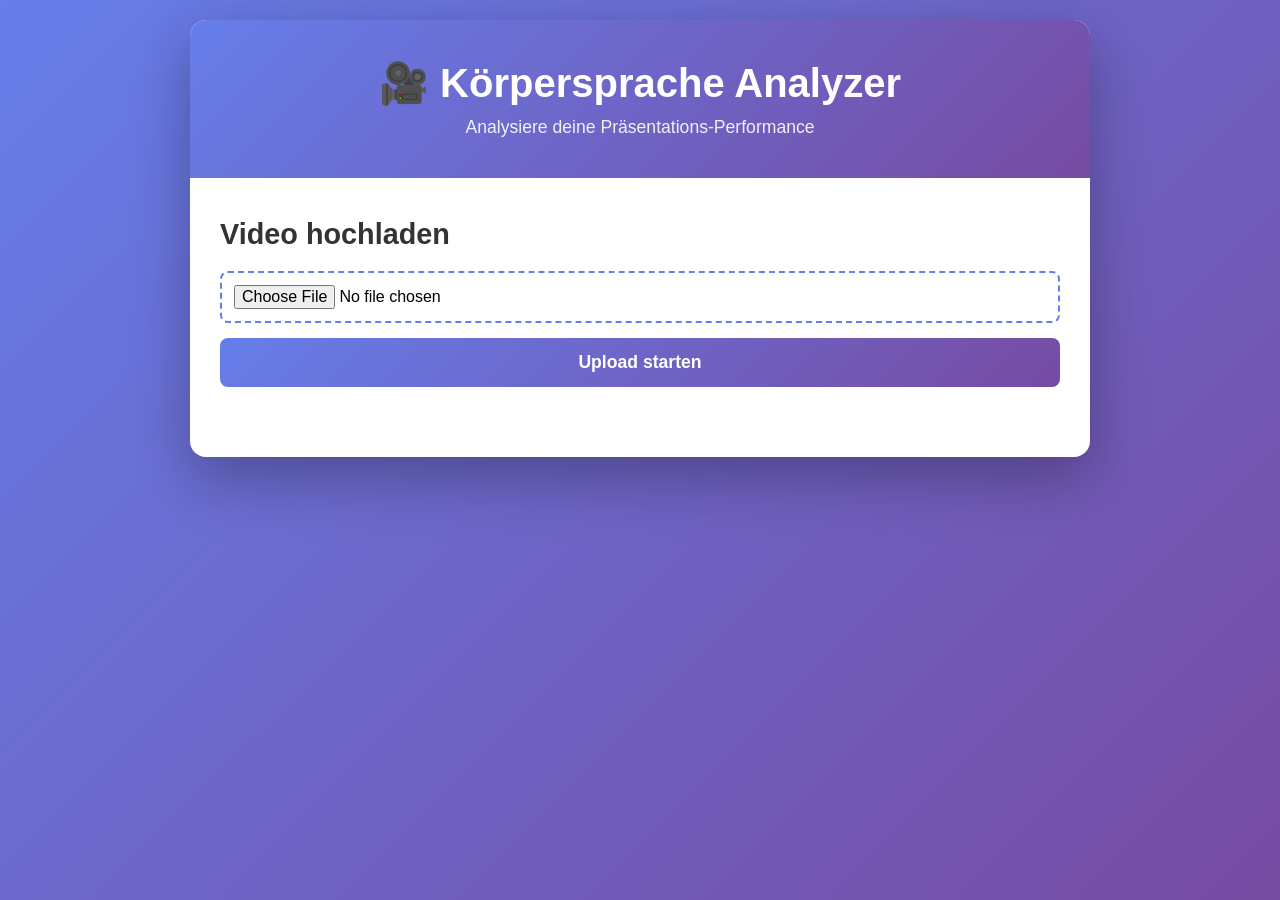
<file: koerpersprache/frontend/index.html>
<!DOCTYPE html>
<html lang="de">
<head>
    <meta charset="UTF-8">
    <meta name="viewport" content="width=device-width, initial-scale=1.0">
    <title>Körpersprache Analyzer</title>
    <link rel="stylesheet" href="style.css">
</head>
<body>
    <div class="container">
        <header>
            <h1>🎥 Körpersprache Analyzer</h1>
            <p>Analysiere deine Präsentations-Performance</p>
        </header>

        <main>
            <!-- Upload Section -->
            <section id="upload-section" class="section">
                <h2>Video hochladen</h2>
                <div class="upload-box">
                    <input type="file" id="video-input" accept="video/*">
                    <button id="upload-btn" class="btn btn-primary">Upload starten</button>
                </div>
                <div id="upload-progress" class="progress-container" style="display: none;">
                    <div class="progress-bar">
                        <div id="progress-fill" class="progress-fill"></div>
                    </div>
                    <p id="progress-text">0%</p>
                </div>
            </section>

            <!-- Analysis Section -->
            <section id="analysis-section" class="section" style="display: none;">
                <h2>Analyse läuft...</h2>
                <div class="spinner"></div>
                <p>Bitte warten, dein Video wird analysiert...</p>
            </section>

            <!-- Results Section -->
            <section id="results-section" class="section" style="display: none;">
                <h2>✅ Analyse abgeschlossen</h2>
                
                <div class="result-card">
                    <h3>Gesamtscore</h3>
                    <div class="score-display">
                        <span id="overall-score" class="score-big">--</span>
                        <span class="score-label">/100</span>
                    </div>
                </div>

                <div class="result-card">
                    <h3>👁️ Blick ins Publikum</h3>
                    <div class="score-display">
                        <span id="gaze-percent" class="score-big">--</span>
                        <span class="score-label">%</span>
                    </div>
                </div>

                <div class="result-card">
                    <h3>✅ Positive Punkte</h3>
                    <ul id="positive-list" class="points-list"></ul>
                </div>

                <div class="result-card">
                    <h3>⚠️ Negative Punkte</h3>
                    <ul id="negative-list" class="points-list"></ul>
                </div>

                <div class="result-card">
                    <h3>💡 Verbesserungsvorschläge</h3>
                    <ul id="suggestions-list" class="points-list"></ul>
                </div>

                <!-- Debug Video Section -->
                <div class="result-card">
                    <h3>🎥 Debug-Video</h3>
                    <p>Visualisierung der Blickrichtungs-Erkennung:</p>
                    <video id="debug-video" controls style="width: 100%; max-width: 800px; border-radius: 8px; margin-top: 10px;">
                        <source id="debug-video-src" type="video/mp4">
                        Dein Browser unterstützt keine Videos.
                    </video>
                    <br><br>
                    <a id="debug-video-download" class="btn btn-secondary" download>Debug-Video herunterladen</a>
                </div>

                <!-- Timestamp Section -->
                <div class="result-card" id="timestamp-section">
                    <h3>⏱️ Wichtige Momente</h3>
                    <p>Klicke auf einen Zeitstempel um im Video dorthin zu springen:</p>
                    <div id="timestamp-list" class="timestamp-list"></div>
                </div>

                <button id="new-analysis-btn" class="btn btn-secondary">Neue Analyse starten</button>
            </section>

            <!-- Error Section -->
            <section id="error-section" class="section" style="display: none;">
                <h2>❌ Fehler</h2>
                <p id="error-message" class="error-text"></p>
                <button id="retry-btn" class="btn btn-secondary">Erneut versuchen</button>
            </section>
        </main>
    </div>

    <script src="app.js"></script>
</body>
</html>
</file>
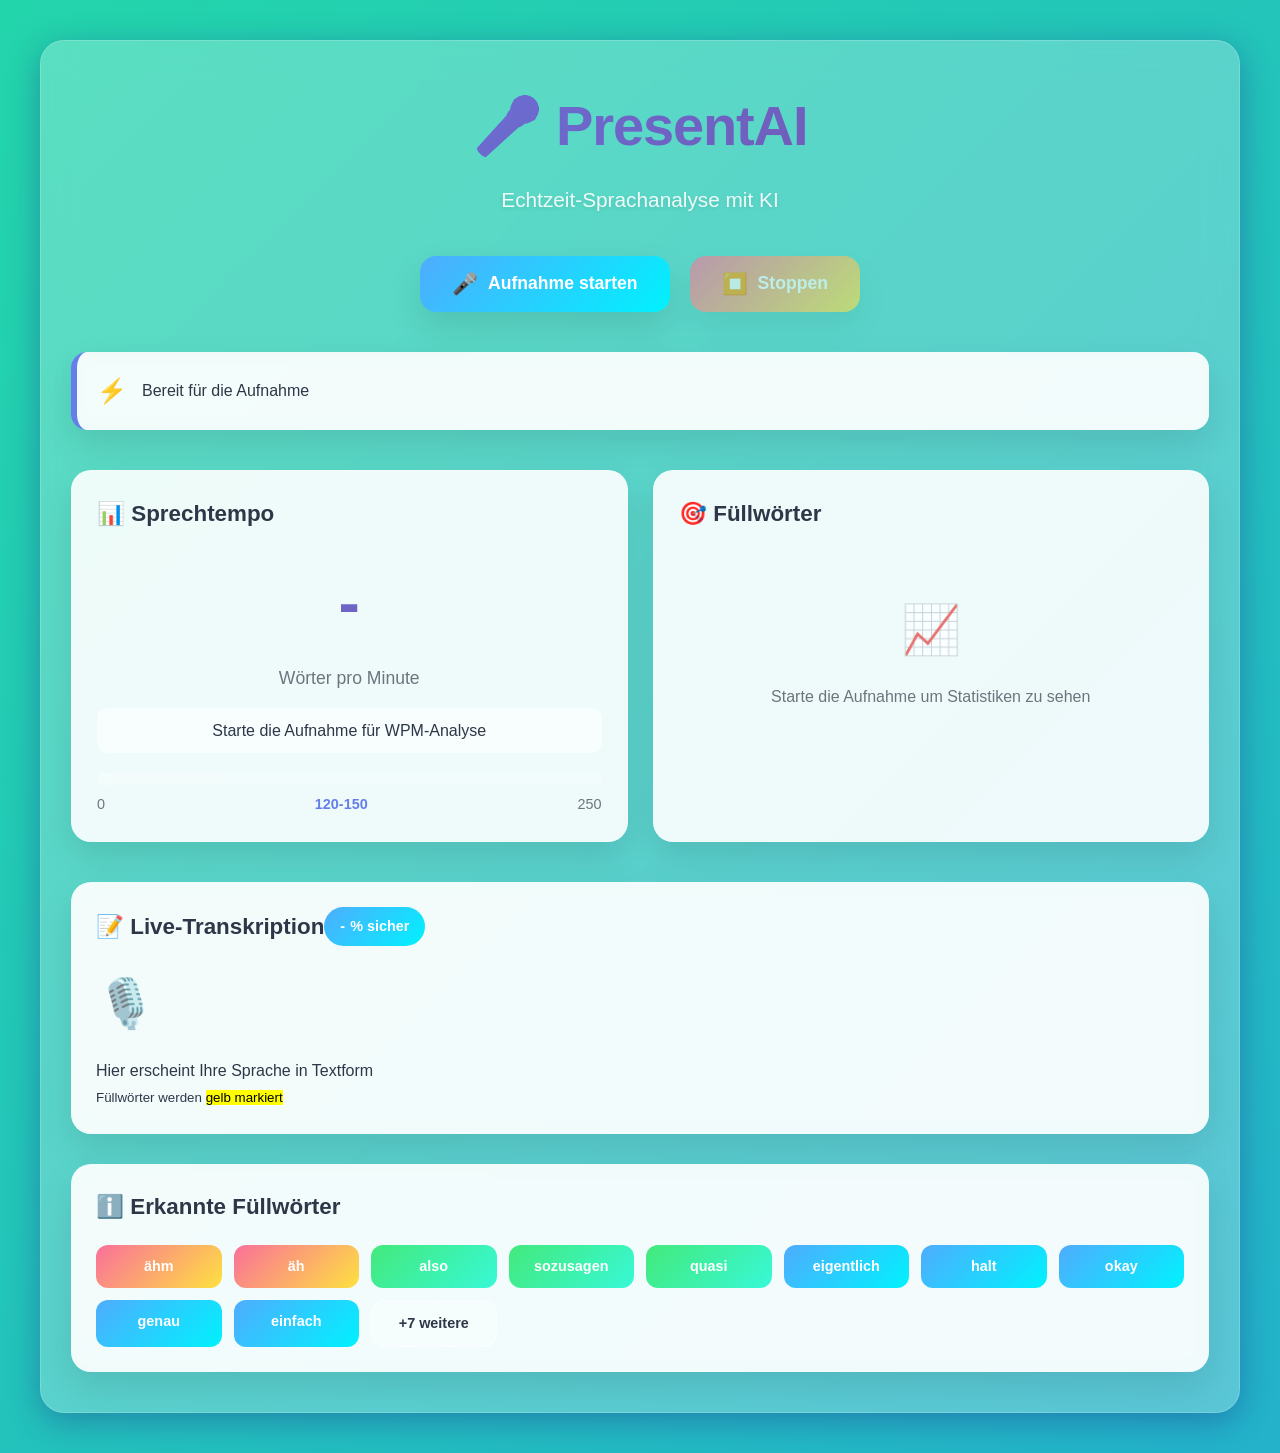
<file: Tests/Felix/whisper_test/frontend/index.html>
<!DOCTYPE html>
<html lang="de">
<head>
    <meta charset="UTF-8">
    <meta name="viewport" content="width=device-width, initial-scale=1.0">
    <title>PresentAI - Sprachanalyse Tool</title>
    <link rel="stylesheet" href="style.css">
</head>
<body>
    <div class="container">
        <header class="header">
            <h1>🎤 PresentAI</h1>
            <p class="subtitle">Echtzeit-Sprachanalyse mit KI</p>
        </header>

        <div class="controls">
            <button id="startBtn" class="btn btn-primary">
                <span class="btn-icon">🎤</span>
                Aufnahme starten
            </button>
            <button id="stopBtn" class="btn btn-secondary" disabled>
                <span class="btn-icon">⏹️</span>
                Stoppen
            </button>
        </div>

        <div class="status" id="status">
            <div class="status-content">
                <span class="status-icon">⚡</span>
                <span class="status-text">Bereit für die Aufnahme</span>
            </div>
        </div>

        <!-- Live Analytics Dashboard -->
        <div class="dashboard">
            <!-- WPM Anzeige -->
            <div class="analytics-card">
                <div class="card-header">
                    <h3>📊 Sprechtempo</h3>
                </div>
                <div class="wpm-display">
                    <div class="wpm-value" id="wpmValue">-</div>
                    <div class="wpm-label">Wörter pro Minute</div>
                    <div class="wpm-feedback" id="wpmFeedback"></div>
                    <div class="wpm-indicator">
                        <div class="wpm-bar">
                            <div class="wpm-progress" id="wpmProgress"></div>
                        </div>
                        <div class="wpm-labels">
                            <span>0</span>
                            <span class="ideal-range">120-150</span>
                            <span>250</span>
                        </div>
                    </div>
                </div>
            </div>

            <!-- Füllwort-Statistik -->
            <div class="analytics-card">
                <div class="card-header">
                    <h3>🎯 Füllwörter</h3>
                </div>
                <div id="fillerStats" class="filler-stats">
                    <div class="stats-placeholder">
                        <div class="placeholder-icon">📈</div>
                        <p>Starte die Aufnahme um Statistiken zu sehen</p>
                    </div>
                </div>
            </div>
        </div>

        <!-- Live-Transkription -->
        <div class="transcript-card">
            <div class="card-header">
                <h3>📝 Live-Transkription</h3>
                <div class="confidence-badge" id="confidenceBadge">
                    <span class="confidence-value">-</span>% sicher
                </div>
            </div>
            <div id="transcript" class="transcript">
                <div class="transcript-placeholder">
                    <div class="placeholder-icon">🎙️</div>
                    <p>Hier erscheint Ihre Sprache in Textform</p>
                    <small>Füllwörter werden <mark class="filler-word-example">gelb markiert</mark></small>
                </div>
            </div>
        </div>

        <!-- Info Bereich -->
        <div class="info-card">
            <div class="card-header">
                <h3>ℹ️ Erkannte Füllwörter</h3>
            </div>
            <div class="filler-words-grid">
                <span class="filler-tag critical">ähm</span>
                <span class="filler-tag critical">äh</span>
                <span class="filler-tag medium">also</span>
                <span class="filler-tag medium">sozusagen</span>
                <span class="filler-tag medium">quasi</span>
                <span class="filler-tag low">eigentlich</span>
                <span class="filler-tag low">halt</span>
                <span class="filler-tag low">okay</span>
                <span class="filler-tag low">genau</span>
                <span class="filler-tag low">einfach</span>
                <span class="filler-tag more">+7 weitere</span>
            </div>
        </div>
    </div>

    <script src="script.js"></script>
</body>
</html>
</file>
<file: koerpersprache/frontend/style.css>
* {
    margin: 0;
    padding: 0;
    box-sizing: border-box;
}

body {
    font-family: 'Segoe UI', Tahoma, Geneva, Verdana, sans-serif;
    background: linear-gradient(135deg, #667eea 0%, #764ba2 100%);
    min-height: 100vh;
    padding: 20px;
}

.container {
    max-width: 900px;
    margin: 0 auto;
    background: white;
    border-radius: 16px;
    box-shadow: 0 20px 60px rgba(0,0,0,0.3);
    overflow: hidden;
}

header {
    background: linear-gradient(135deg, #667eea 0%, #764ba2 100%);
    color: white;
    padding: 40px 30px;
    text-align: center;
}

header h1 {
    font-size: 2.5rem;
    margin-bottom: 10px;
}

header p {
    font-size: 1.1rem;
    opacity: 0.9;
}

main {
    padding: 40px 30px;
}

.section {
    margin-bottom: 30px;
}

h2 {
    color: #333;
    margin-bottom: 20px;
    font-size: 1.8rem;
}

h3 {
    color: #555;
    margin-bottom: 15px;
    font-size: 1.3rem;
}

/* Upload Box */
.upload-box {
    display: flex;
    flex-direction: column;
    gap: 15px;
}

#video-input {
    padding: 12px;
    border: 2px dashed #667eea;
    border-radius: 8px;
    font-size: 1rem;
}

/* Buttons */
.btn {
    padding: 14px 28px;
    border: none;
    border-radius: 8px;
    font-size: 1.1rem;
    font-weight: 600;
    cursor: pointer;
    transition: all 0.3s ease;
}

.btn-primary {
    background: linear-gradient(135deg, #667eea 0%, #764ba2 100%);
    color: white;
}

.btn-primary:hover {
    transform: translateY(-2px);
    box-shadow: 0 10px 20px rgba(102, 126, 234, 0.4);
}

.btn-primary:disabled {
    opacity: 0.5;
    cursor: not-allowed;
    transform: none;
}

.btn-secondary {
    background: #f0f0f0;
    color: #333;
    text-decoration: none;
    display: inline-block;
}

.btn-secondary:hover {
    background: #e0e0e0;
}

/* Progress Bar */
.progress-container {
    margin-top: 20px;
}

.progress-bar {
    width: 100%;
    height: 30px;
    background: #f0f0f0;
    border-radius: 15px;
    overflow: hidden;
    margin-bottom: 10px;
}

.progress-fill {
    height: 100%;
    background: linear-gradient(90deg, #667eea 0%, #764ba2 100%);
    transition: width 0.3s ease;
    width: 0%;
}

#progress-text {
    text-align: center;
    font-size: 1.2rem;
    font-weight: 600;
    color: #667eea;
}

/* Spinner */
.spinner {
    width: 60px;
    height: 60px;
    border: 6px solid #f3f3f3;
    border-top: 6px solid #667eea;
    border-radius: 50%;
    margin: 30px auto;
    animation: spin 1s linear infinite;
}

@keyframes spin {
    0% { transform: rotate(0deg); }
    100% { transform: rotate(360deg); }
}

/* Results */
.result-card {
    background: #f9f9f9;
    padding: 25px;
    border-radius: 12px;
    margin-bottom: 20px;
    border-left: 5px solid #667eea;
}

.score-display {
    display: flex;
    align-items: baseline;
    gap: 5px;
}

.score-big {
    font-size: 4rem;
    font-weight: 700;
    color: #667eea;
}

.score-label {
    font-size: 2rem;
    color: #999;
}

.points-list {
    list-style: none;
    padding: 0;
}

.points-list li {
    padding: 12px;
    margin-bottom: 8px;
    background: white;
    border-radius: 8px;
    border-left: 3px solid #667eea;
    font-size: 1rem;
    color: #555;
}

/* Timestamp List */
.timestamp-list {
    display: flex;
    flex-direction: column;
    gap: 10px;
    max-height: 400px;
    overflow-y: auto;
}

.timestamp-item {
    display: flex;
    align-items: center;
    padding: 15px;
    background: white;
    border-radius: 8px;
    border-left: 4px solid #667eea;
    cursor: pointer;
    transition: all 0.2s ease;
}

.timestamp-item:hover {
    transform: translateX(5px);
    box-shadow: 0 4px 12px rgba(102, 126, 234, 0.2);
}

.timestamp-item.critical {
    border-left-color: #d32f2f;
    background: #ffebee;
}

.timestamp-item.warning {
    border-left-color: #f57c00;
    background: #fff3e0;
}

.timestamp-item.info {
    border-left-color: #0288d1;
    background: #e1f5fe;
}

.timestamp-time {
    font-size: 1.1rem;
    font-weight: 700;
    color: #667eea;
    min-width: 80px;
    margin-right: 15px;
}

.timestamp-item.critical .timestamp-time {
    color: #d32f2f;
}

.timestamp-item.warning .timestamp-time {
    color: #f57c00;
}

.timestamp-item.info .timestamp-time {
    color: #0288d1;
}

.timestamp-icon {
    font-size: 1.5rem;
    margin-right: 10px;
}

.timestamp-description {
    flex: 1;
    color: #555;
    font-size: 0.95rem;
}

.timestamp-badge {
    padding: 4px 10px;
    border-radius: 12px;
    font-size: 0.75rem;
    font-weight: 600;
    text-transform: uppercase;
    margin-left: 10px;
}

.timestamp-badge.critical {
    background: #d32f2f;
    color: white;
}

.timestamp-badge.warning {
    background: #f57c00;
    color: white;
}

.timestamp-badge.info {
    background: #0288d1;
    color: white;
}

/* Scrollbar styling */
.timestamp-list::-webkit-scrollbar {
    width: 8px;
}

.timestamp-list::-webkit-scrollbar-track {
    background: #f1f1f1;
    border-radius: 4px;
}

.timestamp-list::-webkit-scrollbar-thumb {
    background: #667eea;
    border-radius: 4px;
}

.timestamp-list::-webkit-scrollbar-thumb:hover {
    background: #5568d3;
}

/* Error */
.error-text {
    color: #d32f2f;
    font-size: 1.1rem;
    padding: 20px;
    background: #ffebee;
    border-radius: 8px;
    margin-bottom: 20px;
}

/* Responsive */
@media (max-width: 600px) {
    header h1 {
        font-size: 2rem;
    }
    
    .score-big {
        font-size: 3rem;
    }
    
    .timestamp-item {
        flex-direction: column;
        align-items: flex-start;
    }
    
    .timestamp-time {
        margin-bottom: 5px;
    }
}

.timestamp-item.positive {
    border-left-color: #2e7d32;
    background: #e8f5e9;
}

.timestamp-item.neutral {
    border-left-color: #757575;
    background: #f5f5f5;
}

.timestamp-item.positive .timestamp-time {
    color: #2e7d32;
}

.timestamp-item.neutral .timestamp-time {
    color: #757575;
}

.timestamp-badge.positive {
    background: #2e7d32;
    color: white;
}

.timestamp-badge.neutral {
    background: #757575;
    color: white;
}

.timestamp-score {
    font-size: 1.2rem;
    font-weight: 700;
    margin-left: 10px;
    padding: 2px 8px;
    border-radius: 4px;
    background: rgba(255, 255, 255, 0.3);
}
</file>
<file: Tests/Felix/whisper_test/frontend/style.css>
/* ===== VARIABLEN & GRUNDLEGENDE STYLES ===== */
:root {
    --primary-gradient: linear-gradient(135deg, #667eea 0%, #764ba2 100%);
    --secondary-gradient: linear-gradient(135deg, #f093fb 0%, #f5576c 100%);
    --success-gradient: linear-gradient(135deg, #4facfe 0%, #00f2fe 100%);
    --warning-gradient: linear-gradient(135deg, #43e97b 0%, #38f9d7 100%);
    --danger-gradient: linear-gradient(135deg, #fa709a 0%, #fee140 100%);
    --glass-bg: rgba(255, 255, 255, 0.25);
    --glass-border: rgba(255, 255, 255, 0.18);
    --shadow-soft: 0 8px 32px 0 rgba(31, 38, 135, 0.37);
    --shadow-medium: 0 15px 35px rgba(0, 0, 0, 0.1);
    --shadow-floating: 0 25px 50px rgba(0, 0, 0, 0.15);
}

* {
    margin: 0;
    padding: 0;
    box-sizing: border-box;
}

@import url('https://fonts.googleapis.com/css2?family=Inter:wght@300;400;500;600;700&display=swap');

body {
    font-family: 'Inter', -apple-system, BlinkMacSystemFont, sans-serif;
    background: linear-gradient(-45deg, #ee7752, #e73c7e, #23a6d5, #23d5ab);
    background-size: 400% 400%;
    animation: gradientShift 15s ease infinite;
    min-height: 100vh;
    color: #2d3748;
    line-height: 1.6;
}

@keyframes gradientShift {
    0% { background-position: 0% 50%; }
    50% { background-position: 100% 50%; }
    100% { background-position: 0% 50%; }
}

/* ===== GLASS MORPHISM CONTAINER ===== */
.container {
    max-width: 1200px;
    margin: 40px auto;
    background: var(--glass-bg);
    backdrop-filter: blur(16px);
    -webkit-backdrop-filter: blur(16px);
    border: 1px solid var(--glass-border);
    border-radius: 24px;
    box-shadow: var(--shadow-soft);
    padding: 40px 30px;
    animation: containerEntrance 0.8s cubic-bezier(0.25, 0.46, 0.45, 0.94);
}

@keyframes containerEntrance {
    0% {
        opacity: 0;
        transform: translateY(30px) scale(0.95);
    }
    100% {
        opacity: 1;
        transform: translateY(0) scale(1);
    }
}

/* ===== HEADER STYLES ===== */
.header {
    text-align: center;
    margin-bottom: 40px;
    animation: slideInDown 0.8s ease;
}

@keyframes slideInDown {
    from {
        opacity: 0;
        transform: translateY(-50px);
    }
    to {
        opacity: 1;
        transform: translateY(0);
    }
}

h1 {
    font-size: 3.5rem;
    font-weight: 700;
    background: var(--primary-gradient);
    -webkit-background-clip: text;
    -webkit-text-fill-color: transparent;
    background-clip: text;
    margin-bottom: 12px;
    letter-spacing: -0.02em;
}

.subtitle {
    font-size: 1.3rem;
    color: rgba(255, 255, 255, 0.9);
    font-weight: 400;
    text-shadow: 0 2px 4px rgba(0, 0, 0, 0.1);
}

/* ===== MODERN BUTTONS ===== */
.controls {
    display: flex;
    gap: 20px;
    justify-content: center;
    margin-bottom: 40px;
    animation: fadeInUp 0.8s ease 0.2s both;
}

@keyframes fadeInUp {
    from {
        opacity: 0;
        transform: translateY(30px);
    }
    to {
        opacity: 1;
        transform: translateY(0);
    }
}

.btn {
    padding: 16px 32px;
    border: none;
    border-radius: 16px;
    font-size: 1.1rem;
    font-weight: 600;
    cursor: pointer;
    transition: all 0.3s cubic-bezier(0.4, 0, 0.2, 1);
    position: relative;
    overflow: hidden;
    display: flex;
    align-items: center;
    gap: 10px;
    box-shadow: var(--shadow-medium);
}

.btn::before {
    content: '';
    position: absolute;
    top: 0;
    left: -100%;
    width: 100%;
    height: 100%;
    background: linear-gradient(90deg, transparent, rgba(255,255,255,0.3), transparent);
    transition: left 0.5s;
}

.btn:hover::before {
    left: 100%;
}

.btn-primary {
    background: var(--success-gradient);
    color: white;
    transform: translateY(0);
}

.btn-primary:hover {
    transform: translateY(-3px) scale(1.05);
    box-shadow: var(--shadow-floating);
}

.btn-secondary {
    background: var(--danger-gradient);
    color: white;
}

.btn-secondary:hover {
    transform: translateY(-3px) scale(1.05);
    box-shadow: var(--shadow-floating);
}

.btn:disabled {
    opacity: 0.6;
    transform: none !important;
    cursor: not-allowed;
}

.btn-icon {
    font-size: 1.3rem;
}

/* ===== STATUS ANIMATION ===== */
.status {
    background: rgba(255, 255, 255, 0.9);
    backdrop-filter: blur(10px);
    border-radius: 16px;
    padding: 20px;
    margin: 30px 0;
    border-left: 6px solid #667eea;
    box-shadow: var(--shadow-medium);
    animation: pulseGlow 2s infinite;
}

@keyframes pulseGlow {
    0%, 100% { box-shadow: var(--shadow-medium); }
    50% { box-shadow: 0 0 30px rgba(102, 126, 234, 0.4); }
}

.status.recording {
    border-left-color: #43e97b;
    animation: recordingPulse 1.5s infinite;
}

@keyframes recordingPulse {
    0%, 100% { 
        box-shadow: 0 0 20px rgba(67, 233, 123, 0.3);
        transform: scale(1);
    }
    50% { 
        box-shadow: 0 0 40px rgba(67, 233, 123, 0.6);
        transform: scale(1.01);
    }
}

.status-content {
    display: flex;
    align-items: center;
    gap: 15px;
    font-weight: 500;
}

.status-icon {
    font-size: 1.5rem;
    animation: bounce 2s infinite;
}

@keyframes bounce {
    0%, 20%, 50%, 80%, 100% { transform: translateY(0); }
    40% { transform: translateY(-5px); }
    60% { transform: translateY(-3px); }
}

/* ===== DASHBOARD GRID ===== */
.dashboard {
    display: grid;
    grid-template-columns: 1fr 1fr;
    gap: 25px;
    margin: 40px 0;
    animation: slideInUp 0.8s ease 0.4s both;
}

@keyframes slideInUp {
    from {
        opacity: 0;
        transform: translateY(50px);
    }
    to {
        opacity: 1;
        transform: translateY(0);
    }
}

.analytics-card {
    background: rgba(255, 255, 255, 0.9);
    backdrop-filter: blur(10px);
    border-radius: 20px;
    padding: 25px;
    box-shadow: var(--shadow-medium);
    transition: all 0.3s ease;
    border: 1px solid rgba(255, 255, 255, 0.2);
}

.analytics-card:hover {
    transform: translateY(-5px);
    box-shadow: var(--shadow-floating);
}

.card-header {
    display: flex;
    justify-content: between;
    align-items: center;
    margin-bottom: 20px;
}

.card-header h3 {
    font-size: 1.4rem;
    font-weight: 600;
    color: #2d3748;
    display: flex;
    align-items: center;
    gap: 10px;
}

/* ===== WPM DISPLAY ===== */
.wpm-display {
    text-align: center;
}

.wpm-value {
    font-size: 4rem;
    font-weight: 700;
    background: var(--primary-gradient);
    -webkit-background-clip: text;
    -webkit-text-fill-color: transparent;
    background-clip: text;
    margin: 10px 0;
    animation: countUp 1s ease-out;
}

@keyframes countUp {
    from {
        opacity: 0;
        transform: scale(0.5) rotate(-10deg);
    }
    to {
        opacity: 1;
        transform: scale(1) rotate(0);
    }
}

.wpm-label {
    font-size: 1.1rem;
    color: #6c757d;
    margin-bottom: 15px;
}

.wpm-feedback {
    font-size: 1rem;
    font-weight: 500;
    margin: 15px 0;
    padding: 10px;
    border-radius: 10px;
    background: rgba(255, 255, 255, 0.6);
}

.wpm-indicator {
    margin-top: 20px;
}

.wpm-bar {
    width: 100%;
    height: 12px;
    background: rgba(255, 255, 255, 0.3);
    border-radius: 10px;
    overflow: hidden;
    position: relative;
}

.wpm-progress {
    height: 100%;
    background: var(--success-gradient);
    border-radius: 10px;
    transition: all 1s cubic-bezier(0.4, 0, 0.2, 1);
    position: relative;
}

.wpm-progress::after {
    content: '';
    position: absolute;
    top: 0;
    left: -100%;
    width: 100%;
    height: 100%;
    background: linear-gradient(90deg, transparent, rgba(255,255,255,0.6), transparent);
    animation: shimmer 2s infinite;
}

@keyframes shimmer {
    0% { left: -100%; }
    100% { left: 100%; }
}

.wpm-labels {
    display: flex;
    justify-content: space-between;
    margin-top: 8px;
    font-size: 0.9rem;
    color: #6c757d;
}

.ideal-range {
    font-weight: 600;
    color: #667eea;
}

/* ===== FILLER WORDS STYLES ===== */
.stats-placeholder {
    text-align: center;
    color: #6c757d;
    padding: 40px 20px;
}

.placeholder-icon {
    font-size: 3rem;
    margin-bottom: 15px;
    opacity: 0.7;
    animation: float 3s ease-in-out infinite;
}

@keyframes float {
    0%, 100% { transform: translateY(0px); }
    50% { transform: translateY(-10px); }
}

.stats-grid {
    display: grid;
    grid-template-columns: repeat(3, 1fr);
    gap: 15px;
    margin-bottom: 25px;
}

.stat-card {
    background: rgba(255, 255, 255, 0.7);
    padding: 20px;
    border-radius: 16px;
    text-align: center;
    box-shadow: 0 4px 15px rgba(0, 0, 0, 0.1);
    transition: all 0.3s ease;
    border: 1px solid rgba(255, 255, 255, 0.3);
}

.stat-card:hover {
    transform: translateY(-3px) scale(1.05);
    box-shadow: 0 8px 25px rgba(0, 0, 0, 0.15);
}

.stat-number {
    font-size: 2.2rem;
    font-weight: 700;
    margin-bottom: 8px;
}

.stat-label {
    font-size: 0.85rem;
    color: #6c757d;
    text-transform: uppercase;
    letter-spacing: 0.5px;
}

/* ===== TRANSCRIPT CARD ===== */
.transcript-card {
    background: rgba(255, 255, 255, 0.9);
    backdrop-filter: blur(10px);
    border-radius: 20px;
    padding: 25px;
    margin: 30px 0;
    box-shadow: var(--shadow-medium);
    animation: fadeIn 0.8s ease 0.6s both;
}

@keyframes fadeIn {
    from { opacity: 0; }
    to { opacity: 1; }
}

.confidence-badge {
    background: var(--success-gradient);
    color: white;
    padding: 8px 16px;
    border-radius: 20px;
    font-size: 0.9rem;
    font-weight: 600;
    display: inline-flex;
    align-items: center;
    gap: 5px;
    animation: badgePulse 2s infinite;
}

@keyframes badgePulse {
    0%, 100% { transform: scale(1); }
    50% { transform: scale(1.05); }
}

.transcript {
    max-height: 400px;
    overflow-y: auto;
    margin-top: 20px;
    padding-right: 10px;
}

.transcript::-webkit-scrollbar {
    width: 6px;
}

.transcript::-webkit-scrollbar-track {
    background: rgba(255, 255, 255, 0.3);
    border-radius: 10px;
}

.transcript::-webkit-scrollbar-thumb {
    background: var(--primary-gradient);
    border-radius: 10px;
}

.transcript-entry {
    margin-bottom: 20px;
    animation: messageSlideIn 0.5s ease;
}

@keyframes messageSlideIn {
    from {
        opacity: 0;
        transform: translateX(-20px);
    }
    to {
        opacity: 1;
        transform: translateX(0);
    }
}

.transcript-content {
    background: rgba(255, 255, 255, 0.6);
    padding: 20px;
    border-radius: 16px;
    border: 1px solid rgba(255, 255, 255, 0.3);
    transition: all 0.3s ease;
}

.transcript-content:hover {
    background: rgba(255, 255, 255, 0.8);
    transform: translateX(5px);
}

.transcript-header {
    display: flex;
    justify-content: space-between;
    align-items: center;
    margin-bottom: 12px;
}

.timestamp {
    font-size: 0.9rem;
    color: #6c757d;
    font-weight: 500;
}

.confidence-indicator {
    font-size: 0.8rem;
    color: #28a745;
    font-weight: 600;
}

.transcript-text {
    font-size: 1.1rem;
    line-height: 1.6;
    color: #2d3748;
}

/* ===== FILLER WORD STYLES ===== */
mark.filler-word {
    background: var(--danger-gradient);
    color: white;
    padding: 2px 8px;
    border-radius: 8px;
    font-weight: 600;
    border: 2px solid rgba(255, 255, 255, 0.3);
    animation: fillerHighlight 0.6s ease;
    cursor: help;
    position: relative;
}

@keyframes fillerHighlight {
    0% {
        transform: scale(0.8);
        opacity: 0;
    }
    50% {
        transform: scale(1.1);
    }
    100% {
        transform: scale(1);
        opacity: 1;
    }
}

.filler-warning {
    background: rgba(220, 53, 69, 0.1);
    color: #dc3545;
    padding: 10px 15px;
    border-radius: 10px;
    margin-top: 10px;
    font-weight: 500;
    border-left: 4px solid #dc3545;
    animation: warningPulse 2s infinite;
}

@keyframes warningPulse {
    0%, 100% { opacity: 1; }
    50% { opacity: 0.7; }
}

/* ===== FILLER TAGS ===== */
.filler-words-grid {
    display: grid;
    grid-template-columns: repeat(auto-fit, minmax(120px, 1fr));
    gap: 12px;
    margin-top: 15px;
}

.filler-tag {
    padding: 10px 15px;
    border-radius: 12px;
    font-size: 0.9rem;
    font-weight: 600;
    text-align: center;
    transition: all 0.3s ease;
    cursor: pointer;
    animation: tagEntrance 0.5s ease;
}

@keyframes tagEntrance {
    from {
        opacity: 0;
        transform: scale(0.8) rotate(-5deg);
    }
    to {
        opacity: 1;
        transform: scale(1) rotate(0);
    }
}

.filler-tag.critical {
    background: var(--danger-gradient);
    color: white;
}

.filler-tag.medium {
    background: var(--warning-gradient);
    color: white;
}

.filler-tag.low {
    background: var(--success-gradient);
    color: white;
}

.filler-tag.more {
    background: rgba(255, 255, 255, 0.3);
    color: #2d3748;
    border: 2px dashed rgba(255, 255, 255, 0.5);
}

.filler-tag:hover {
    transform: translateY(-3px) scale(1.05);
    box-shadow: 0 8px 20px rgba(0, 0, 0, 0.2);
}

/* ===== TOP FILLERS LIST ===== */
.top-fillers {
    margin-top: 25px;
}

.top-fillers h4 {
    font-size: 1.2rem;
    color: #2d3748;
    margin-bottom: 15px;
    display: flex;
    align-items: center;
    gap: 10px;
}

.filler-list {
    display: flex;
    flex-direction: column;
    gap: 10px;
}

.filler-item {
    display: flex;
    justify-content: space-between;
    align-items: center;
    padding: 15px;
    background: rgba(255, 255, 255, 0.6);
    border-radius: 12px;
    transition: all 0.3s ease;
    border-left: 4px solid;
    animation: slideInRight 0.5s ease;
}

@keyframes slideInRight {
    from {
        opacity: 0;
        transform: translateX(20px);
    }
    to {
        opacity: 1;
        transform: translateX(0);
    }
}

.filler-item:nth-child(1) { border-left-color: #dc3545; }
.filler-item:nth-child(2) { border-left-color: #fd7e14; }
.filler-item:nth-child(3) { border-left-color: #ffc107; }
.filler-item:nth-child(4) { border-left-color: #20c997; }
.filler-item:nth-child(5) { border-left-color: #0dcaf0; }

.filler-item:hover {
    background: rgba(255, 255, 255, 0.9);
    transform: translateX(5px);
}

.filler-word {
    font-weight: 600;
    color: #2d3748;
}

.filler-count {
    background: var(--primary-gradient);
    color: white;
    padding: 4px 12px;
    border-radius: 20px;
    font-size: 0.8rem;
    font-weight: 700;
    min-width: 40px;
    text-align: center;
}

/* ===== INFO CARD ===== */
.info-card {
    background: rgba(255, 255, 255, 0.9);
    backdrop-filter: blur(10px);
    border-radius: 20px;
    padding: 25px;
    margin-top: 30px;
    box-shadow: var(--shadow-medium);
    animation: fadeIn 0.8s ease 0.8s both;
}

/* ===== RESPONSIVE DESIGN ===== */
@media (max-width: 768px) {
    .container {
        margin: 20px;
        padding: 25px 20px;
    }
    
    h1 {
        font-size: 2.5rem;
    }
    
    .dashboard {
        grid-template-columns: 1fr;
        gap: 20px;
    }
    
    .stats-grid {
        grid-template-columns: 1fr;
    }
    
    .controls {
        flex-direction: column;
        align-items: center;
    }
    
    .btn {
        width: 100%;
        max-width: 300px;
        justify-content: center;
    }
    
    .filler-words-grid {
        grid-template-columns: repeat(2, 1fr);
    }
}

@media (max-width: 480px) {
    .container {
        margin: 10px;
        padding: 20px 15px;
    }
    
    h1 {
        font-size: 2rem;
    }
    
    .wpm-value {
        font-size: 3rem;
    }
    
    .filler-words-grid {
        grid-template-columns: 1fr;
    }
}

/* ===== LOADING ANIMATION ===== */
.loading-spinner {
    width: 40px;
    height: 40px;
    border: 4px solid rgba(255, 255, 255, 0.3);
    border-top: 4px solid #667eea;
    border-radius: 50%;
    animation: spin 1s linear infinite;
    margin: 20px auto;
}

@keyframes spin {
    0% { transform: rotate(0deg); }
    100% { transform: rotate(360deg); }
}

/* ===== FLOATING PARTICLES EFFECT ===== */
.floating-particles {
    position: fixed;
    top: 0;
    left: 0;
    width: 100%;
    height: 100%;
    pointer-events: none;
    z-index: -1;
}

.particle {
    position: absolute;
    background: rgba(255, 255, 255, 0.3);
    border-radius: 50%;
    animation: floatParticle 20s infinite linear;
}

@keyframes floatParticle {
    0% {
        transform: translateY(100vh) rotate(0deg);
        opacity: 0;
    }
    10% {
        opacity: 1;
    }
    90% {
        opacity: 1;
    }
    100% {
        transform: translateY(-100px) rotate(360deg);
        opacity: 0;
    }
}
</file>
